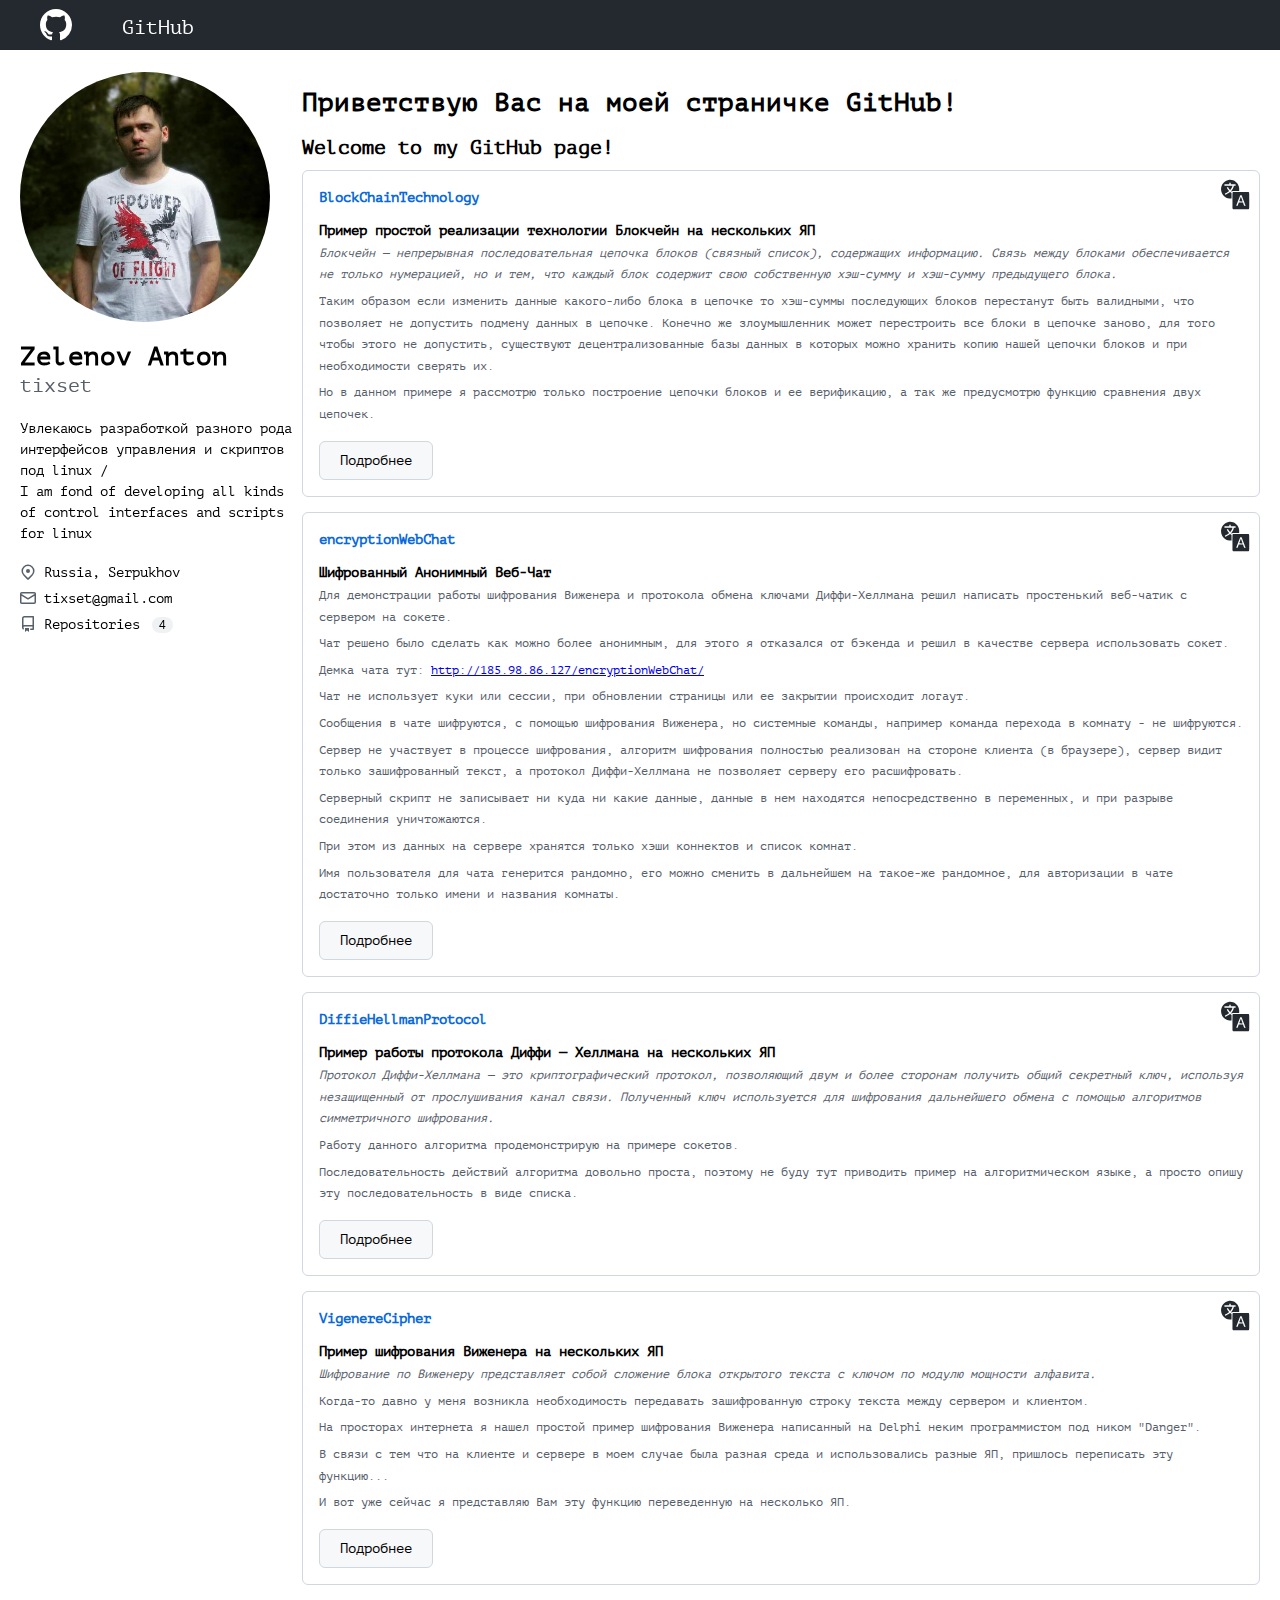
<file: index.html>
<!-- 
	Author: Zelenov Anton <tixset@gmail.com>
	GitHub: https://github.com/tixset/tixset.github.io
-->
<!DOCTYPE html>
<html lang="ru">
<head>
<meta charset="utf-8">
<link rel="mask-icon" href="https://github.githubassets.com/pinned-octocat.svg" color="#000000">
<link rel="alternate icon" type="image/png" href="https://github.githubassets.com/favicons/favicon.png">
<link rel="icon" type="image/svg+xml" href="https://github.githubassets.com/favicons/favicon.svg">
<title>tixset - GitHub</title>
<meta name="viewport" content="width=device-width">
<meta name="author" content="Zelenov Anton">
<meta name="description" content="Моя страничка на GitHub Pages">
<meta name="keywords" content="GitHub, tixset, Zelenov Anton, Russia, Serpukhov">
<meta property="og:type" content="website">
<meta property="og:url" content="https://tixset.github.io/">
<meta property="og:description" content="Моя страничка на GitHub Pages">
<meta property="og:title" content="tixset - GitHub">
<meta property="og:image" content="https://github.githubassets.com/favicons/favicon.png">
<link rel="stylesheet" href="css/style.css">
</head>
<body>
<!-- Yandex.Metrika counter -->
<script>
	(function(m,e,t,r,i,k,a){m[i]=m[i]||function(){(m[i].a=m[i].a||[]).push(arguments)};
	m[i].l=1*new Date();k=e.createElement(t),a=e.getElementsByTagName(t)[0],k.async=1,k.src=r,a.parentNode.insertBefore(k,a)})
	(window, document, "script", "https://mc.yandex.ru/metrika/tag.js", "ym");
	ym(86248044, "init", {
		clickmap:true,
		trackLinks:true,
		accurateTrackBounce:true
	});
	window.onload = function() {
		var translate = document.getElementsByClassName("translate");
		for (var i = 0; i < translate.length; i++) {
			translate[i].addEventListener("click", function(event) {
				var id = event.currentTarget.id.split('-')[1];
				var lang = event.currentTarget.lang;
				if (lang == "en") {
					event.currentTarget.lang = "ru";
					var t1 = document.getElementById("text-" + id + "-ru");
					var t2 = document.getElementById("text-" + id + "-en");
				} else {
					event.currentTarget.lang = "en";
					var t1 = document.getElementById("text-" + id + "-en");
					var t2 = document.getElementById("text-" + id + "-ru");
				}
				t1.classList.add("hide");
				t2.classList.remove("hide");
			});
		}
	}
</script>
<noscript><div><img src="https://mc.yandex.ru/watch/86248044" style="position:absolute; left:-9999px;" alt="" /></div></noscript>
<!-- /Yandex.Metrika counter -->
<div id="header">
<a href="https://github.com/tixset">
<div id="logo"></div>
<div id="headText">GitHub</div>
</a>
</div>
<div id="left">
<a href="https://github.com/tixset"><img id="avatar" alt="Zelenov Anton" src="img/avatar.jfif"></a>
<div id="name-block">
<div id="name">Zelenov Anton</div>
<div id="nickname">tixset</div>
</div>
<div id="description">
Увлекаюсь разработкой разного рода интерфейсов управления и скриптов под linux /<br>
I am fond of developing all kinds of control interfaces and scripts for linux</div>
<div id="location">
<img src="img/location.svg">
Russia, Serpukhov
</div>
<div id="email">
<img src="img/email.svg">
<a href="mailto:tixset@gmail.com">tixset@gmail.com</a>
</div>
<div id="repo">
<img src="img/repo.svg">
<a href="https://github.com/tixset?tab=repositories">
Repositories
<span data-view-component="true" class="counter">4</span>
</a>
</div>
</div>
<div id="content">
<h1 class="hide">Моя страничка на GitHub Pages</h1>
<div class="welcome">Приветствую Вас на моей страничке GitHub!</div>
<div class="welcome welcomeEn">Welcome to my GitHub page!</div>
<div class="block">
<div class="block-caption"><a href="https://github.com/tixset/BlockChainTechnology">BlockChainTechnology</a>
<div id="translate-1" class="translate" lang="en"></div>
</div>
<div class="block-description" id="text-1-ru">
<h3>Пример простой реализации технологии Блокчейн на нескольких ЯП</h3>
<p><i>Блокчейн — непрерывная последовательная цепочка блоков (связный список), содержащих информацию. Связь между блоками обеспечивается не только нумерацией, но и тем, что каждый блок содержит свою собственную хэш-сумму и хэш-сумму предыдущего блока.</i></p>
<p>Таким образом если изменить данные какого-либо блока в цепочке то хэш-суммы последующих блоков перестанут быть валидными, что позволяет не допустить подмену данных в цепочке. Конечно же злоумышленник может перестроить все блоки в цепочке заново, для того чтобы этого не допустить, существуют децентрализованные базы данных в которых можно хранить копию нашей цепочки блоков и при необходимости сверять их.</p>
<p>Но в данном примере я рассмотрю только построение цепочки блоков и ее верификацию, а так же предусмотрю функцию сравнения двух цепочек.</p>
<a class="details" href="https://github.com/tixset/BlockChainTechnology">Подробнее</a>
</div>
<div class="block-description hide" id="text-1-en">
<h3>An example of a simple implementation of Blockchain technology in several programming languages</h3>
<p><i>Blockchain is a continuous sequential chain of blocks (a connected list) containing information. The connection between the blocks is provided not only by numbering, but also by the fact that each block contains its own hash sum and the hash sum of the previous block.</i></p>
<p>Thus, if you change the data of any block in the chain, the hash sums of subsequent blocks will cease to be valid, which prevents the substitution of data in the chain. Of course, an attacker can rebuild all the blocks in the chain anew, in order to prevent this, there are decentralized databases in which you can store a copy of our block chain and, if necessary, verify them.</p>
<p>But in this example, I will consider only the construction of a block chain and its verification, as well as provide a function for comparing two chains.</p>
<a class="details" href="https://github.com/tixset/BlockChainTechnology">Details</a>
</div>
</div>
<div class="block">
<div class="block-caption"><a href="https://github.com/tixset/encryptionWebChat">encryptionWebChat</a>
<div id="translate-2" class="translate" lang="en"></div>
</div>
<div class="block-description" id="text-2-ru">
<h3>Шифрованный Анонимный Веб-Чат</h3>
<p>Для демонстрации работы шифрования Виженера и протокола обмена ключами Диффи-Хеллмана решил написать простенький веб-чатик с сервером на сокете.</p>
<p>Чат решено было сделать как можно более анонимным, для этого я отказался от бэкенда и решил в качестве сервера использовать сокет.</p>
<p>Демка чата тут: <a target="_blank" href="http://185.98.86.127/encryptionWebChat/">http://185.98.86.127/encryptionWebChat/</a></p>
<p>Чат не использует куки или сессии, при обновлении страницы или ее закрытии происходит логаут.</p>
<p>Сообщения в чате шифруются, с помощью шифрования Виженера, но системные команды, например команда перехода в комнату - не шифруются.</p>
<p>Сервер не участвует в процессе шифрования, алгоритм шифрования полностью реализован на стороне клиента (в браузере), сервер видит только зашифрованный текст, а протокол Диффи-Хеллмана не позволяет серверу его расшифровать.</p>
<p>Серверный скрипт не записывает ни куда ни какие данные, данные в нем находятся непосредственно в переменных, и при разрыве соединения уничтожаются.</p>
<p>При этом из данных на сервере хранятся только хэши коннектов и список комнат.</p>
<p>Имя пользователя для чата генерится рандомно, его можно сменить в дальнейшем на такое-же рандомное, для авторизации в чате достаточно только имени и названия комнаты.</p>
<a class="details" href="https://github.com/tixset/encryptionWebChat">Подробнее</a>
</div>
<div class="block-description hide" id="text-2-en">
<h3>Encrypted Anonymous Web-Chat</h3>
<p>To demonstrate the work of the Vigenere Cipher and the Diffie-Hellman key exchange protocol, I decided to write a simple web chat with a server on a socket.</p>
<p>It was decided to make the chat as anonymous as possible, for this I abandoned the backend and decided to use a socket as a server.</p>
<p>The chat demo is here: <a target="_blank" href="http://185.98.86.127/encryptionWebChat/">http://185.98.86.127/encryptionWebChat/</a></p>
<p>The chat does not use cookies or sessions, when the page is refrashed or closed, a logout occurs.</p>
<p>Chat messages are encrypted using the Vision encryption, but system commands, such as the command to enter the room, are not encrypted.</p>
<p>The server does not participate in the encryption process, the encryption algorithm is fully implemented on the client side (in the browser), the server sees only the encrypted text, and the Diffie-Hellman protocol does not allow the server to decrypt it.</p>
<p>The server script does not write any data anywhere, the data in it is directly in variables, and when the connection is terminated, it is destroyed.</p>
<p>At the same time, only hashes of connections and a list of rooms are stored on the server from the data.</p>
<p>The username for the chat is generated randomly, it can be changed in the future to the same random one, only the name and the name of the room are enough for authorization in the chat.</p>
<a class="details" href="https://github.com/tixset/encryptionWebChat">Details</a>
</div>
</div>
<div class="block">
<div class="block-caption"><a href="https://github.com/tixset/DiffieHellmanProtocol">DiffieHellmanProtocol</a>
<div id="translate-3" class="translate" lang="en"></div>
</div>
<div class="block-description" id="text-3-ru">
<h3>Пример работы протокола Диффи — Хеллмана на нескольких ЯП</h3>
<p><i>Протокол Диффи-Хеллмана — это криптографический протокол, позволяющий двум и более сторонам получить общий секретный ключ, используя незащищенный от прослушивания канал связи. Полученный ключ используется для шифрования дальнейшего обмена с помощью алгоритмов симметричного шифрования.</i></p>
<p>Работу данного алгоритма продемонстрирую на примере сокетов.</p>
<p>Последовательность действий алгоритма довольно проста, поэтому не буду тут приводить пример на алгоритмическом языке, а просто опишу эту последовательность в виде списка.</p>
<a class="details" href="https://github.com/tixset/DiffieHellmanProtocol">Подробнее</a>
</div>
<div class="block-description hide" id="text-3-en">
<h3>An example of the Diffie - Hellman protocol working on several programming languages</h3>
<p><i>The Diffie-Hellman Protocol is a cryptographic protocol that allows two or more parties to obtain a shared secret key using an unsecured communication channel. The received key is used to encrypt further exchange using symmetric encryption algorithms.</i></p>
<p>I will demonstrate the work of this algorithm using the example of sockets.</p>
<p>The sequence of actions of the algorithm is quite simple, so I will not give an example in algorithmic language here, but simply describe this sequence in the form of a list.</p>
<a class="details" href="https://github.com/tixset/DiffieHellmanProtocol">Details</a>
</div>
</div>
<div class="block">
<div class="block-caption"><a href="https://github.com/tixset/VigenereCipher">VigenereCipher</a>
<div id="translate-4" class="translate" lang="en"></div>
</div>
<div class="block-description" id="text-4-ru">
<h3>Пример шифрования Виженера на нескольких ЯП</h3>
<p><i>Шифрование по Виженеру представляет собой сложение блока открытого текста с ключом по модулю мощности алфавита.</i></p>
<p>Когда-то давно у меня возникла необходимость передавать зашифрованную строку текста между сервером и клиентом.</p>
<p>На просторах интернета я нашел простой пример шифрования Виженера написанный на Delphi неким программистом под ником "Danger".</p>
<p>В связи с тем что на клиенте и сервере в моем случае была разная среда и использовались разные ЯП, пришлось переписать эту функцию...</p>
<p>И вот уже сейчас я представляю Вам эту функцию переведенную на несколько ЯП.</p>
<a class="details" href="https://github.com/tixset/VigenereCipher">Подробнее</a>
</div>
<div class="block-description hide" id="text-4-en">
<h3>Example of Vigenere cipher in several programming languages</h3>
<p><i>Vigenere cipher is the addition of a block of plaintext with a key modulo the power of the alphabet.</i></p>
<p>Once upon a time, I had the need to transfer an encrypted string of text between the server and the client.</p>
<p>On the Internet, I found a simple example of a Vision encryption written in Delphi by a programmer with the nickname "Danger".</p>
<p>Due to the fact that the client and server in my case had a different environment and used different programming languages, I had to rewrite this function...</p>
<p>And now I present to you this function translated into several programming languages.</p>
<a class="details" href="https://github.com/tixset/VigenereCipher">Details</a>
</div>
</div>
</div>
</body>
</html>
</file>
<file: css/style.css>
@font-face{
	font-family: 'PTMonoRegular';
	src: url('../font/PTMonoRegular.eot');
	src: url('../font/PTMonoRegular.eot?#iefix') format('embedded-opentype'),
	url('../font/PTMonoRegular.woff') format('woff'),
	url('../font/PTMonoRegular.ttf') format('truetype');
}
* {
	margin: 0;
	padding: 0;
	font-family: "PTMonoRegular", "Open Sans", "Helvetica Neue", Helvetica;
}
html, body {
	width: 100%;
	height: 100%;
}
#header {
	position: fixed;
	width: 100%;
	height: 50px;
	background: #24292f;
	z-index:100;
}
#header a {
	text-decoration: none;
}
#header #headText {
	position: relative;
	display: inline-block;
	color: white;
	font-size: 20px;
	top: -16px;
}
#header #logo {
	width: 32px;
	height: 50px;
	margin: 0 40px;
	display: inline-block;
	background: url(../img/logo.svg) no-repeat;
	background-position: center;
}
#left {
	position: fixed;
	top: 72px;
	left: 20px;
	width: 272px;
}
#content {
	position: absolute;
	margin-top: 72px;
	margin-left: 302px;
	margin-right: 20px;
}
.translate {
	float: right;
	margin-top: -10px;
	margin-right: -10px;
	cursor: pointer;
	width: 35px;
	height: 35px;
	display: inline-block;
	background: url(../img/translate.svg) no-repeat;
	background-position: center;
}
.hide {
	display: none;
}
#avatar {
	width: 250px;
	height: 250px;
	border-radius: 50%;
	transition: 0.8s ease-in;
}
#avatar:hover {
	border-radius: 16px;
}
#name, .welcome {
	font-size: 26px;
	line-height: 1.25;
	font-weight: 600;
	margin-top: 15px;
}
#nickname {
	font-size: 20px;
	font-style: normal;
	font-weight: 300;
	line-height: 24px;
	color: #57606a;
}
#description {
	font-size: 14px;
	line-height: 1.5;
	margin-top: 20px;
}
#location {
	margin-top: 20px;
}
#email, #repo {
	margin-top: 10px;
}
#repo .counter {
	background-color: rgba(175,184,193,0.2);
	margin-left: 4px;
	padding: 0 6px;
	font-size: 12px;
	font-weight: 500;
	line-height: 18px;
	border: 1px solid transparent;
	border-radius: 2em;
	box-sizing: border-box;
	font-family: -apple-system,BlinkMacSystemFont,"Segoe UI",Helvetica,Arial,sans-serif,"Apple Color Emoji","Segoe UI Emoji";
}
#email a, #repo a {
	text-decoration: none;
	color: black;
}
#location, #email, #repo {
	font-size: 14px;
	white-space: nowrap;
	text-align: -webkit-match-parent;
}
#location img ,#email img, #repo img {
	margin-bottom: -3px;
}
.welcome {
	margin-bottom: 10px;
}
.welcomeEn {
	font-size: 20px!important;
}
#content .block {
	border: 1px solid #d0d7de;
	border-radius: 6px;
	padding: 16px;
	box-sizing: border-box;
	margin-bottom:15px;
}
#content .block .block-caption {
	margin-bottom:10px;
}
#content .block .block-caption a {
	font-weight: 600;
	color: #0969da;
	text-decoration: none;
	font-size: 14px;
	line-height: 1.5;
}
#content .block .block-caption a:hover {
	text-decoration: underline;
}
#content .block .block-description {
	font-size: 12px;
	line-height: 1.5;
	color: #57606a;
}
#content .block .block-description h3 {
	color: black;
}
#content .block .block-description p {
	margin-bottom: 5px;
}
#content .block .block-description {
	line-height: 1.8;
}
#content .block .block-description .details {
	display:inline-block;
	background: #f6f8fa;
	border: 1px solid #d0d7de;
	padding: 6px 20px;
	color: black;
	text-decoration: none;
	border-radius: 6px;
	margin-top:10px;
	font-size: 14px;
}
#content .block .block-description .details:hover {
	text-decoration: underline;
	border: 1px solid #d0d7de;
}
@media (max-width: 720px) {
	#left, #content {
		position: relative;
		width: auto;
		left: 0;
		margin-left: 0;
		margin-right: 0;
		padding-left: 10px;
		margin-right: 10px;
	}
	#left {
		top: 60px;
	}
	#content {
		padding-bottom: 1px;
	}
	#avatar {
		width: 120px;
		height: 120px;
		border-radius: 50%;
	}
	#name-block {
		display: inline-block;
		position: absolute;
		margin-left: 20px;
		top: 20px;
	}
}
@media (max-height: 640px) and (min-width: 720px) {
	#avatar {
		width: 70%;
		height: 70%;
	}
	#name, .welcome {
		font-size: 24px;
	}
	#nickname {
		font-size: 18px;
	}
	#description {
		font-size: 12px;
	}
	#location, #email, #repo {
		font-size: 12px;
	}
}
@media (max-height: 560px) and (min-width: 720px) {
	#avatar {
		width: 40%;
		height: 40%;
	}
}
</file>
